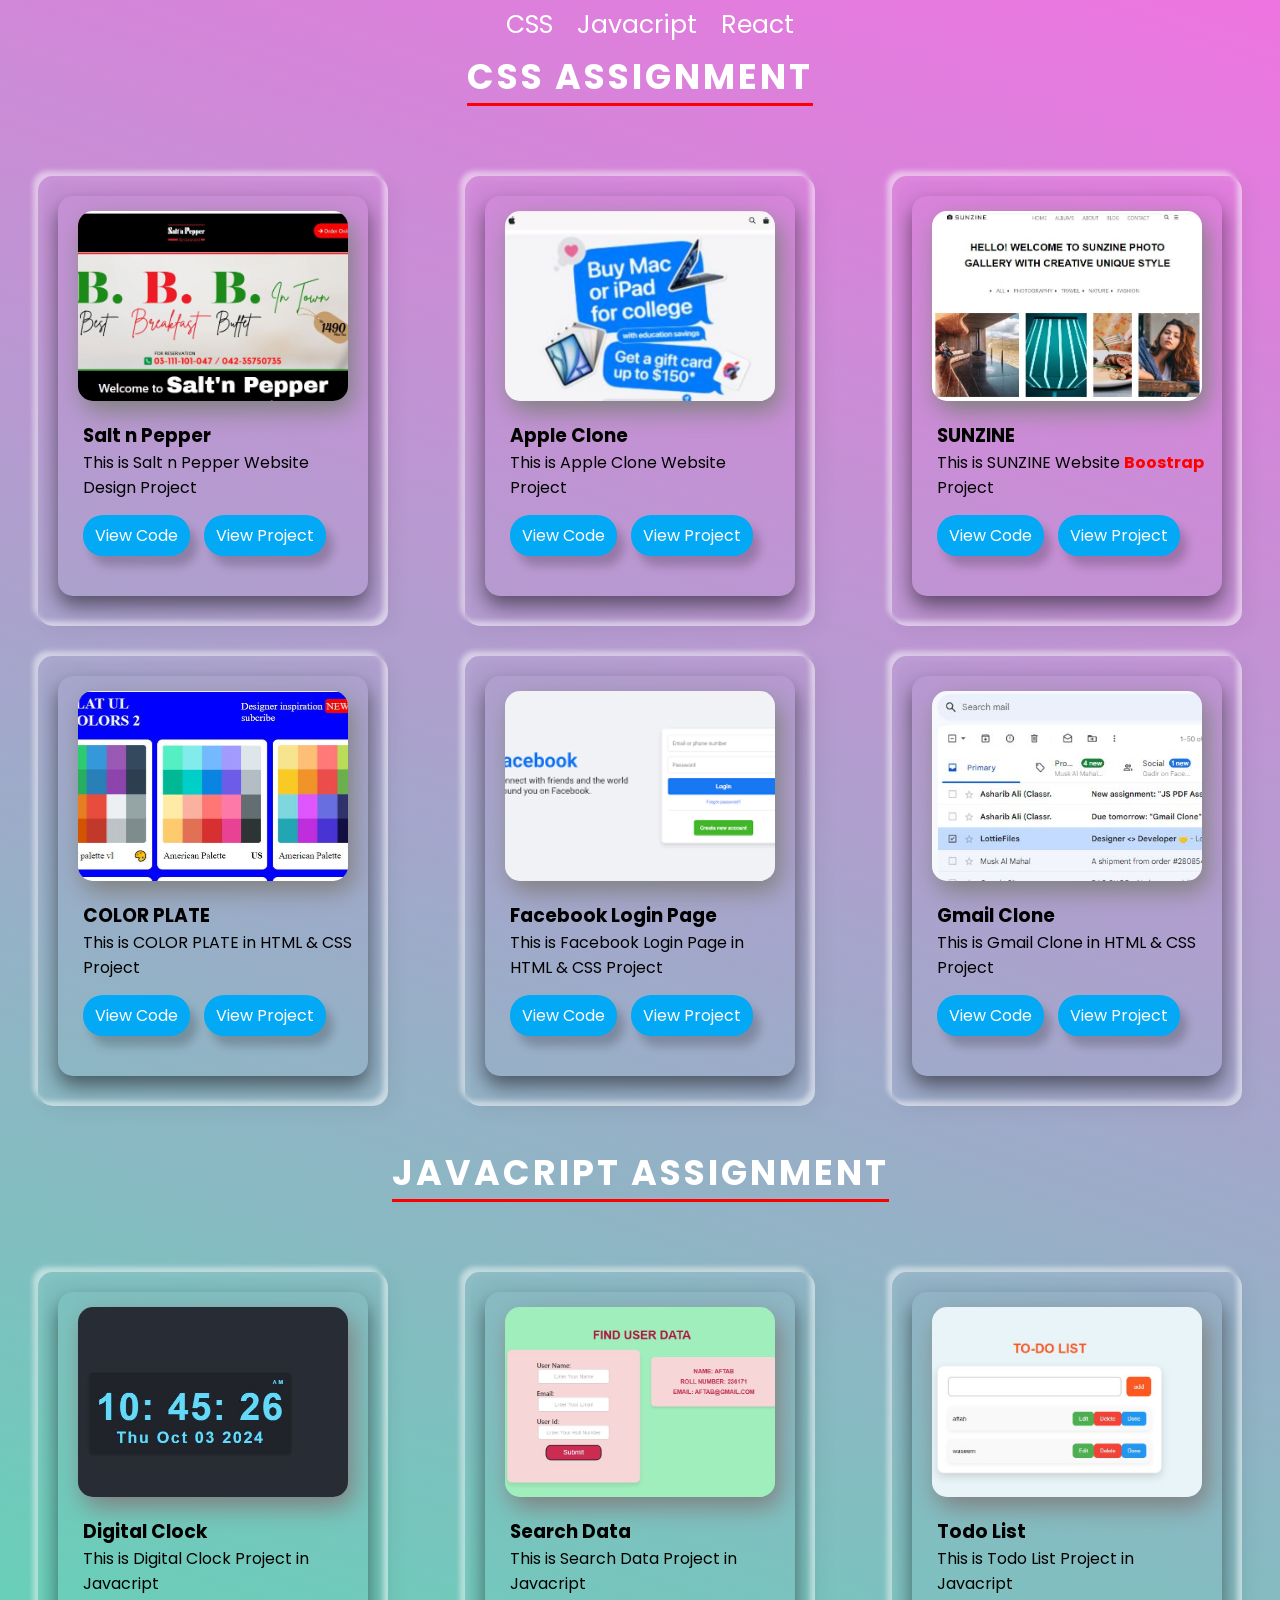
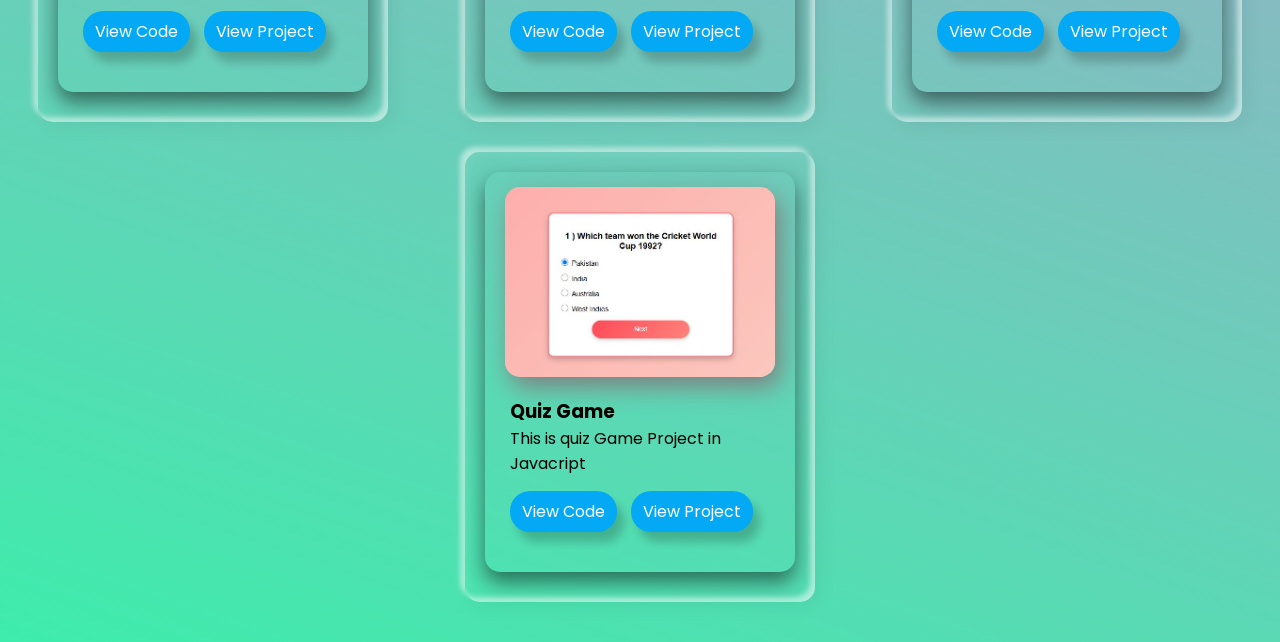
<file: index.html>
<!DOCTYPE html>
<html lang="en">

<head>
    <meta charset="UTF-8">
    <meta name="viewport" content="width=device-width, initial-scale=1.0">
    <title>Portfolio</title>
    <link rel="stylesheet" href="./style.css">
</head>

<body>

    <div class="main">
       
        <nav>
            <ul>
                <li><a href="#CSS Html">CSS</a></li>
                <li><a href="#Javacript">Javacript</a></li>
                <li><a href="">React</a></li>
            </ul>
        </nav>
        <h1 id="CSS">CSS ASSIGNMENT</h1>
    </div>
    <div class="container">

        <!-- Card:01 -->
        <div class="card">
            <div class="box">
                <div class="imgagecard1">
                </div>
                <div class="content">
                    <h3>Salt n Pepper</h3>
                    <p>This is Salt n Pepper Website Design Project</p>
                    <a href="https://github.com/Aftab299/Js-Smit/tree/main/Salt%20n%20Pepper">View Code</a>
                    <a href="./Salt n Pepper/index.html" id="btn">View Project</a>
                </div>
            </div>
        </div>
        <!-- Card:02 -->
        <div class="card">
            <div class="box">
                <div class="imgagecard2">
                </div>
                <div class="content">
                    <h3>Apple Clone</h3>
                    <p>This is  Apple Clone Website Project</p>
                    <a href="https://github.com/Aftab299/Js-Smit/tree/main/Apple%20Icon">View Code</a>
                    <a href="./Apple Icon/index.html" id="btn">View Project </a>
                </div>
            </div>
        </div>
        <!-- Card:03 -->
        <div class="card">
            <div class="box">
                <div class="imgagecard3">
                </div>
                <div class="content">
                    <h3>SUNZINE</h3>
                    <p>This is SUNZINE Website <span style="font-weight: bold; color: red;">Boostrap</span>  Project</p>
                    <a href="https://github.com/Aftab299/Js-Smit/tree/main/Sunzine">View Code</a>
                    <a href="./Sunzine/index.html" id="btn">View Project </a>
                </div>
            </div>
        </div>
        <!-- Card:04 -->
        <div class="card">
            <div class="box">
                <div class="imgagecard4">
                </div>
                <div class="content">
                    <h3>COLOR PLATE</h3>
                    <p>This is COLOR PLATE in HTML & CSS Project</p>
                    <a href="https://github.com/Aftab299/Js-Smit/tree/main/Color%20Plate">View Code</a>
                    <a href="./Color Plate/index.html" id="btn">View Project</a>
                </div>
            </div>
        </div>
        <!-- Card:05 -->
        <div class="card">
            <div class="box">
                <div class="imgagecard5">
                </div>
                <div class="content">
                    <h3>Facebook Login Page</h3>
                    <p>This is Facebook Login Page in HTML & CSS Project</p>
                    <a href="https://github.com/Aftab299/Js-Smit/tree/main/Facebook-Login">View Code</a>
                    <a href="./Facebook-Login/index.html" id="btn">View Project</a>
                </div>
            </div>
        </div>
        <!-- Card:06 -->
        <div class="card">
            <div class="box">
                <div class="imgagecard6">
                </div>
                <div class="content">
                    <h3>Gmail Clone</h3>
                    <p>This is Gmail Clone in HTML & CSS Project</p>
                    <a href="https://github.com/Aftab299/Js-Smit/tree/main/GmailClone">View Code</a>
                    <a href="./GmailClone/index.html" id="btn">View Project</a>
                </div>
            </div>
        </div>

    </div>
    <h1 id="Javacript">JAVACRIPT ASSIGNMENT</h1>
    <div class="container">

        <!-- Javascript Assignment -->

        <!-- Card:01 -->
        <div class="card">
            <div class="box">
                <div class="imgagecardJS1">
                </div>
                <div class="content">
                    <h3>Digital Clock</h3>
                    <p>This is Digital Clock  Project in Javacript</p>
                    <a href="https://github.com/Aftab299/Js-Smit/tree/main/Digital%20Clock">View Code</a>
                    <a href="./Digital Clock/index.html" id="btn">View Project</a>
                </div>
            </div>
        </div>
        <!-- Card:02 -->
        <div class="card">
            <div class="box">
                <div class="imgagecardJS2">
                </div>
                <div class="content">
                    <h3>Search Data</h3>
                    <p>This is Search Data  Project in Javacript</p>
                    <a href="https://github.com/Aftab299/JS-SMIT/tree/main/Search%20Data">View Code</a>
                    <a href="./Search Data/index.html" id="btn">View Project</a>
                </div>    
            </div>
        </div>
        <!-- Card:03 -->
         <div class="card">
            <div class="box">
                <div class="imgagecardJS3">
                </div>
                <div class="content">
                    <h3>Todo List</h3>
                    <p>This is Todo List  Project in Javacript</p>
                    <a href="https://github.com/Aftab299/JS-SMIT/tree/main/Todo%20list">View Code</a>
                    <a href="./Todo list/index.html" id="btn">View Project</a>
                </div>    
            </div>
        </div>
         <!-- Card:04 -->
         <div class="card">
            <div class="box">
                <div class="imgagecardJS4">
                </div>
                <div class="content">
                    <h3>Quiz Game</h3>
                    <p>This is quiz Game  Project in Javacript</p>
                    <a href="https://github.com/Aftab299/JS-SMIT/commit/471b29aaf48340dad2a96be7fd2b18976b9dff15">View Code</a>
                    <a href="./Quiz Game/index.html" id="btn">View Project</a>
                </div>    
            </div>
        </div>
                
              
     

    </div>

</body>

</html>
</file>
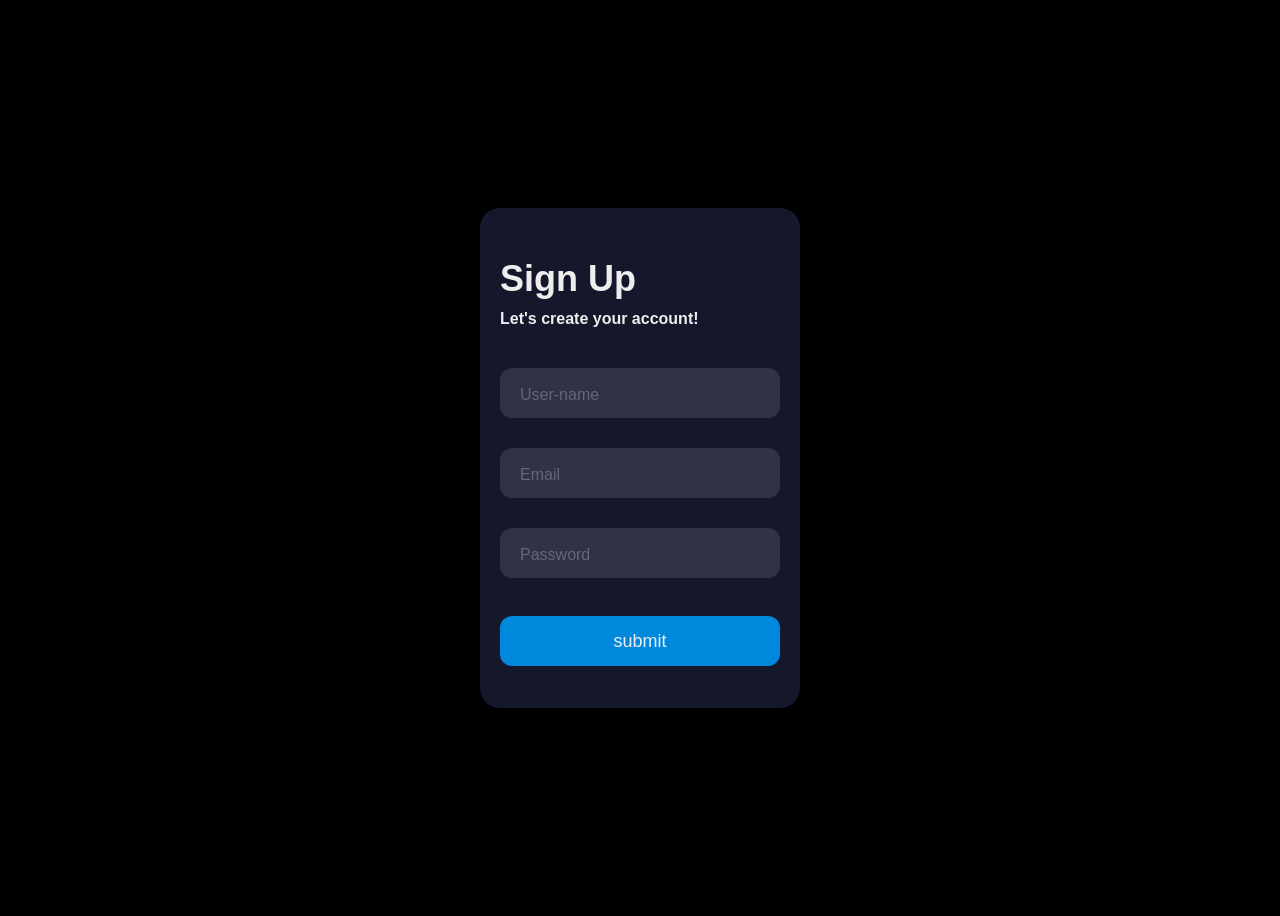
<file: Authentication User Local Storage/index.html>
<!DOCTYPE html>
<html lang="en">

<head>
    <meta charset="UTF-8">
    <meta name="viewport" content="width=device-width, initial-scale=1.0">
    <title>Sign Up</title>
    <link rel="stylesheet" href="./style.css">


    </style>
</head>

<body>
    <section>
        <div class="container">
            <div class="form">
                <form onsubmit="signin(event);">
                    <div class="title">Sign Up</div>
                    <div class="subtitle">Let's create your account!</div>
                    <div class="input-container ic1">
                        <input id="username" class="input" type="text" placeholder=" " />
                        <div class="cut"></div>
                        <label for="username" class="placeholder">User-name</label>
                    </div>
                    <div class="input-container ic2">
                        <input id="email" class="input" type="email" placeholder=" " />
                        <div class="cut cut-short"></div>
                        <label for="email" class="placeholder">Email </label>
                    </div>
                    <div class="input-container ic2">
                        <input id="password" class="input" type="password" placeholder=" " />
                        <div class="cut"></div>
                        <label for="password" class="placeholder">Password </label>
                    </div>
                    <button type="text" class="submit">submit</button>
                </form>
            </div>
        </div>
          <a href="./Login/index.html"></a>
    </section>
    <script src="app.js"></script>
</body>

</html>
</file>
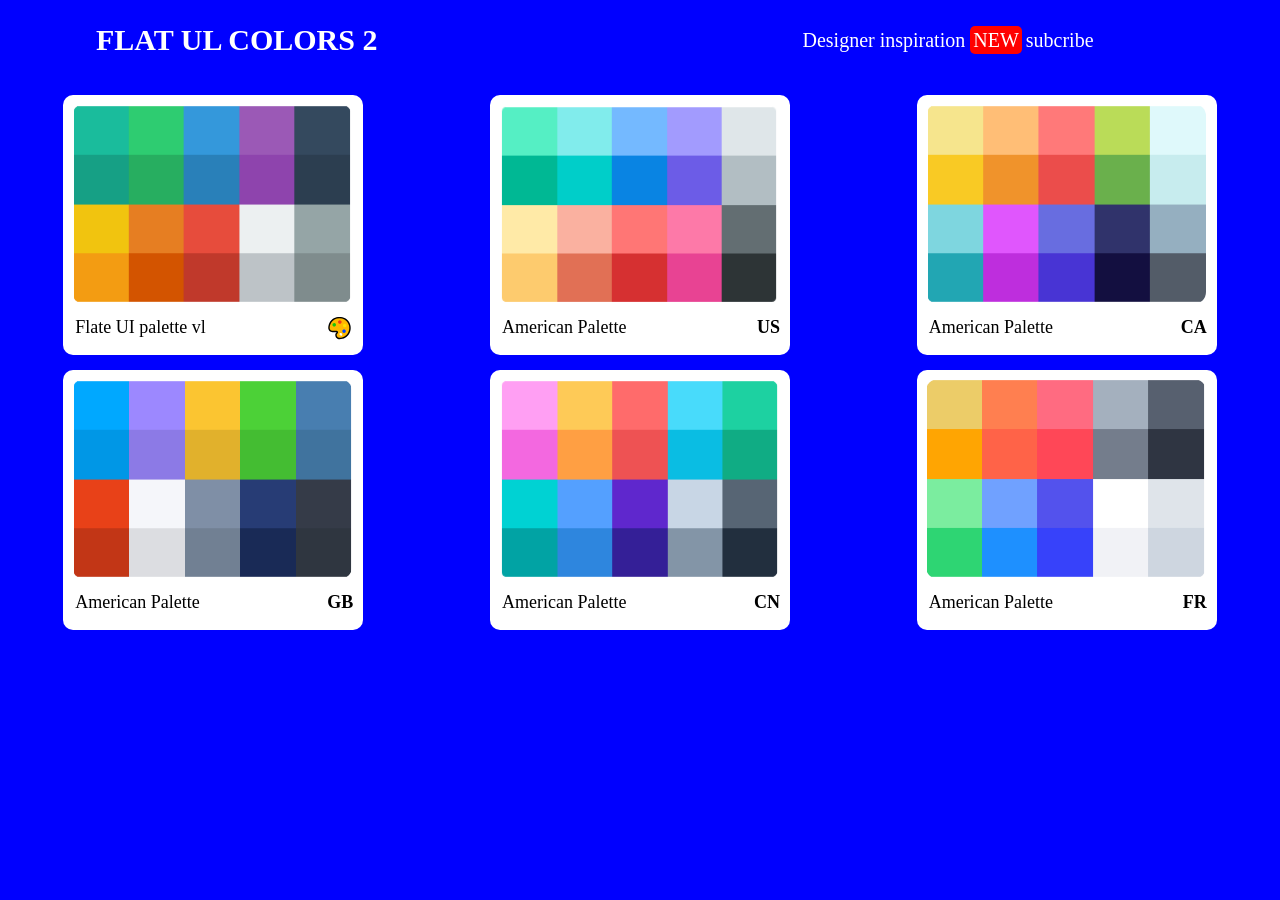
<file: Color Plate/index.html>
<!DOCTYPE html>
<html lang="en">

<head>
    <meta charset="UTF-8">
    <meta name="viewport" content="width=device-width, initial-scale=1.0">
    <title>Flate UI</title>
    <link rel="stylesheet" href="./style.css">
</head>

<body>


    <nav>
        <div class="flut">
            <span>
                FLAT UL COLORS 2
            </span>
        </div>
        <div class="flu2">
            <ul>
                <li>Designer inspiration <span
                        style="background-color: red; color: white; border-radius: 5px; padding: 3px;">NEW</span></li>
                <li>subcribe</li>
            </ul>
        </div>

    </nav>
    <div class="container">
        <div class="box" id="box1">
            <a href="./Page1/index1.html"> <img src="./imege/Capture 1.PNG" id="img1"></a>
            <span>Flate UI palette vl</span>
            <img src="./imege/icon 1.PNG" id="span">
        </div>
        <div class="box">
            <a href="./Page2/index2.html"><img src="./imege/Capture 2.PNG" id="img1"></a>
            <span>American Palette </span> <Span id="span"> US</Span>
        </div>
        <div class="box">
            <a href="./Page3/index3.html"><img src="./imege/Capture 3.PNG" id="img1"></a>
            <span>American Palette </span> <Span id="span"> CA</Span>
        </div>
    </div>
    <div class="container">
        <div class="box">
            <a href="./Page4/index4.html"> <img src="./imege/Capture 4.PNG" id="img1"></a>
            <span>American Palette </span> <Span id="span"> GB</Span>
        </div>
        <div class="box">
            <a href="./Page5/index5.html"><img src="./imege/Capture 5.PNG" id="img1"></a>
            <span>American Palette </span> <Span id="span"> CN</Span>
        </div>
        <div class="box">
            <a href="./Page6/index6.html"><img src="./imege/Capture 6.PNG" id="img1"></a>
            <span>American Palette </span> <Span id="span"> FR</Span>
        </div>

    </div>



</body>

</html>
</file>
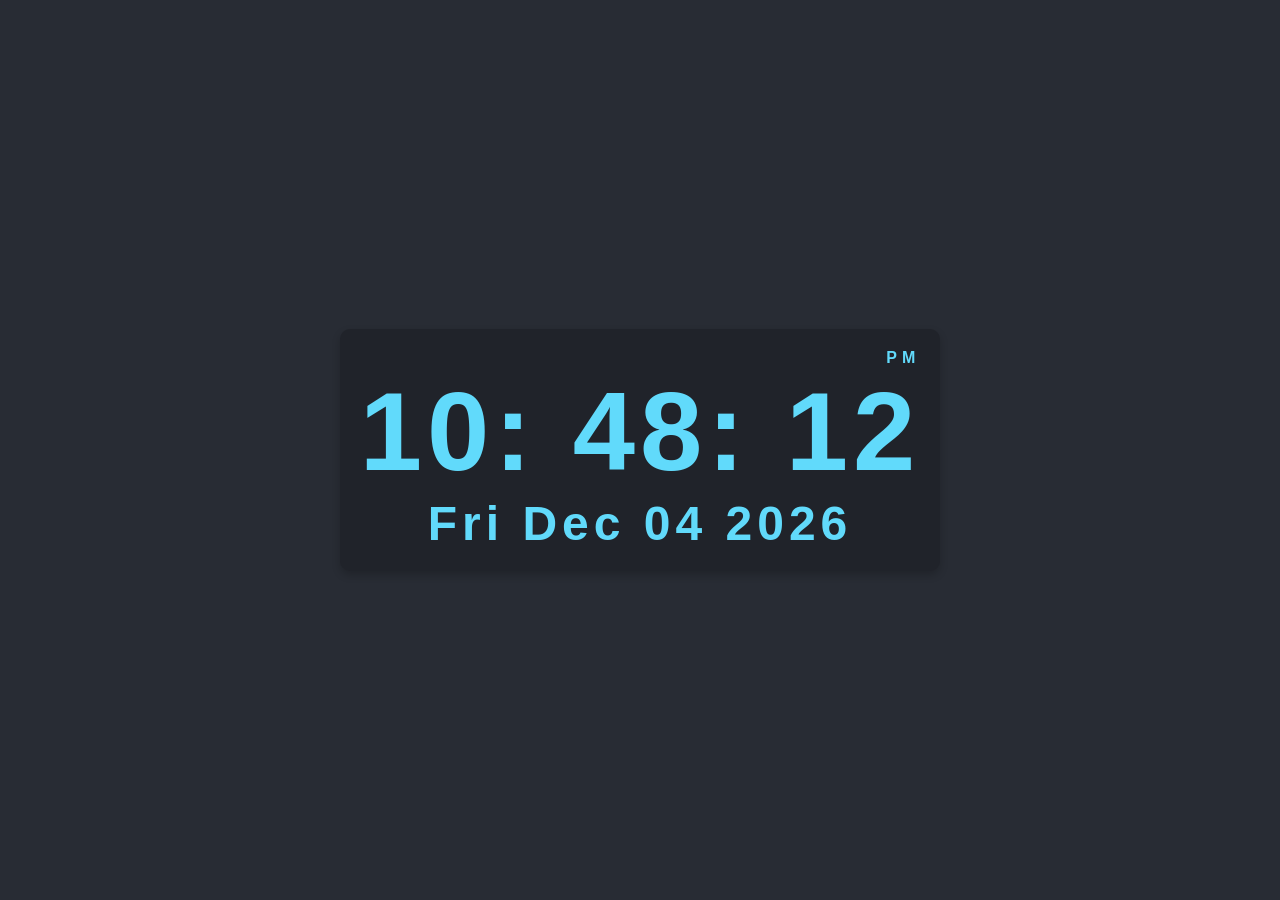
<file: Digital Clock/index.html>
<!DOCTYPE html>
<html lang="en">
<head>
    <meta charset="UTF-8">
    <meta name="viewport" content="width=device-width, initial-scale=1.0">
    <title>Simple Digital Clock</title>
    <link rel="stylesheet" href="style.css">
    
</head>
<body>
    <div class="clock-container">
        <div class="AmPM">
            <span id="period">AM</span>

        </div>
        <div class="clock">
            <span id="hours">00</span>:
            <span id="minutes">00</span>:
            <span id="seconds">00</span>
           
        </div>
        <div class="date">
            <span id="dateget">obtomer</span>
            
         
           
        </div>
    </div>
    
    <script src="app.js"></script>
</body>
</html>
</file>
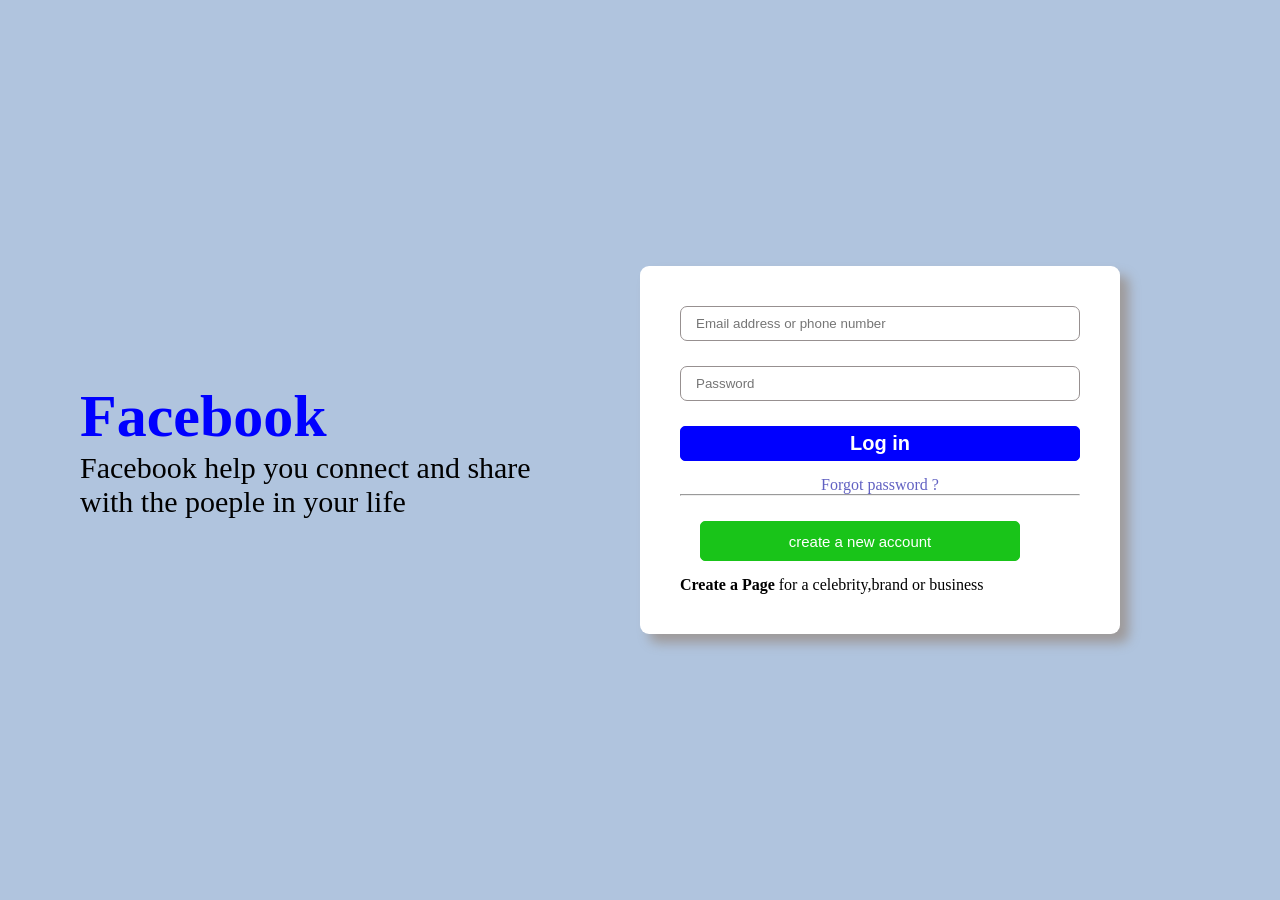
<file: Facebook-Login/index.html>
<!DOCTYPE html>
<html lang="en">
<head>
    <meta charset="UTF-8">
    <meta name="viewport" content="width=device-width, initial-scale=1.0">
    <title>Facebook</title>
    <link rel="stylesheet" href="./style.css">

</head>
<body>
     <div class="container">
        <div class="left-side">
            <h1 id="face">Facebook</h1>
            <p id="p">Facebook help you connect and share <br> with the poeple in your life</p>
        </div>
        <div class="right-side">
            <form  action="" method="post">
            <div class="name">
                <input type="text" name="email" id="name" placeholder="Email address or phone number" size="40">
            </div>
            <div class="pass">
                <input type="password" name="password" id="psw" placeholder="Password" size="40">
            </div>
            <div class="button">
                <input type="button" href="#" name="btn" value="Log in" id="btn" size="40">
            </div>
            <div class="forgot">
                <p>Forgot password ?</p>
            </div>
            <hr>
            <input type="button" name="new" value="create a new account" id="new">
            <p class="text1"><b>Create a Page </b>for a celebrity,brand or business</p>
        </form>

        </div>
      
     </div>
</body>
</html>
</file>
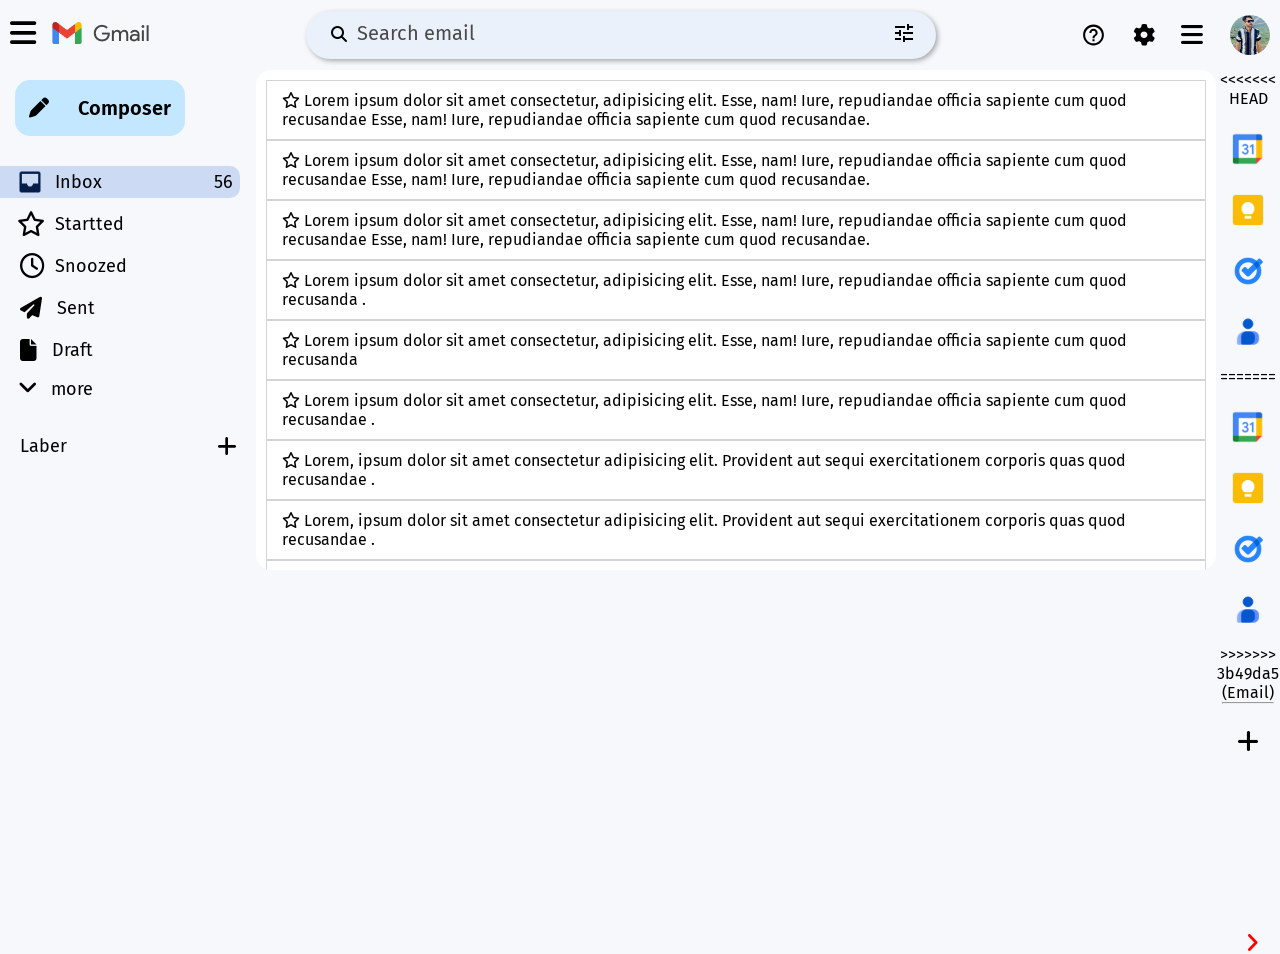
<file: GmailClone/index.html>
<!DOCTYPE html>
<html lang="en">

<head>
  <meta charset="UTF-8">
  <meta name="viewport" content="width=device-width, initial-scale=1.0">
  <title>Gmail</title>
  <link rel="stylesheet" href="style.css">
  <link rel="shortcut icon" href="./image/favicon.png" type="image/x-icon">
  <link rel="stylesheet" href="https://cdnjs.cloudflare.com/ajax/libs/font-awesome/6.5.0/css/all.min.css">
  <link rel="stylesheet" href="https://cdnjs.cloudflare.com/ajax/libs/font-awesome/6.5.0/css/all.min.css">

  <link rel="stylesheet" href="https://cdnjs.cloudflare.com/ajax/libs/font-awesome/6.0.0-beta3/css/all.min.css">
  <link rel="stylesheet" href="https://cdnjs.cloudflare.com/ajax/libs/font-awesome/6.6.0/css/all.min.css"
    integrity="sha512-Kc323vGBEqzTmouAECnVceyQqyqdsSiqLQISBL29aUW4U/M7pSPA/gEUZQqv1cwx4OnYxTxve5UMg5GT6L4JJg=="
    crossorigin="anonymous" referrerpolicy="no-referrer" />



</head>

<body>
  <header>
    <div class="baricon">
      <i class='fas fa-bars' style='font-size:30px; margin-top: 5px;'></i>
      <div class="logo" id="iconlast">
        <img src="./image/logo_gmail.png">
      </div>
    </div>
    <div class="search-bar">
      <div class="contentsearch" style="display: flex;">
        <i class="fa-solid fa-magnifying-glass"></i>
        <span>Search email</span>

      </div>
      <div class="searchbarlin">
        <svg xmlns="http://www.w3.org/2000/svg" id="iconlast" style="text-align: left;" width="24" height="24"
          id="searchbar-icon" viewBox="0 0 24 24">
          <path
            d="M3 17v2h6v-2H3zM3 5v2h10V5H3zm10 16v-2h8v-2h-8v-2h-2v6h2zM7 9v2H3v2h4v2h2V9H7zm14 4v-2H11v2h10zm-6-4h2V7h4V5h-4V3h-2v6z">
          </path>
        </svg>

      </div>
    </div>

    <div class="icon">
      <svg class="t7" xmlns="http://www.w3.org/2000/svg" id="iconlast" width="25px" height="30px" viewBox="0 0 24 24"
        fill="#000000" focusable="false">
        <path fill="none" d="M0 0h24v24H0z"></path>
        <path
          d="M11 18h2v-2h-2v2zm1-16C6.48 2 2 6.48 2 12s4.48 10 10 10 10-4.48 10-10S17.52 2 12 2zm0 18c-4.41 0-8-3.59-8-8s3.59-8 8-8 8 3.59 8 8-3.59 8-8 8zm0-14c-2.21 0-4 1.79-4 4h2c0-1.1.9-2 2-2s2 .9 2 2c0 2-3 1.75-3 5h2c0-2.25 3-2.5 3-5 0-2.21-1.79-4-4-4z">
        </path>
      </svg>
      <i class="fa-solid fa-gear" id="iconlast" style="font-size: 22px;"></i>
      <i class='fas fa-bars' id="iconlast" style='font-size:25px;'></i>
      <img src="./image/profile.jpg" alt="Profile Image" class="profile-img">

    </div>
  </header>
  
  <div class="cobtainer">
    <div class="box1">

      <div class="composer">
        <i class="fa fa-pen" style="font-size: 20px;"></i>
        <a href="#">
          <Span>Composer</Span> </a>
      </div>
      
      <div class="inbox" id="inbox1">
        <div class="main_cont">
          <div class="content">
            <img src="./image/inbox_fill.png" he>
            <Span>Inbox</Span>
          </div>
          <div class="num56">
            <p>56</p>
          </div>
        </div>

      </div>

      <div class="inbox">
        <div class="main_cont">
          <div class="content">
            <i class="far fa-star" style="font-size:25px;color:black; padding-left: 2px;"></i>
            <Span>Startted</Span>
          </div>
          <div class="num56">
            
          </div>
        </div>

      </div>
      <div class="inbox">
        <div class="main_cont">
          <div class="content">
            <i class="far fa-clock" style="font-size:25px;color:black; padding-left:5px;"></i>
            <Span>Snoozed</Span>
          </div>
          
        </div>

      </div>
      <div class="inbox">
        <div class="main_cont">
          <div class="content">
            <i class="fa-solid fa-paper-plane" style="font-size:22px;color:black; padding-left:5px;"></i>
            <Span style="margin-left:5px; ">Sent</Span>
          </div>
          
          
        </div>

      </div>
      <div class="inbox">
        <div class="main_cont">
          <div class="content">
            <i class="fa-solid fa-file" style="font-size:22px;color:black; padding-left:5px;"></i>
           
            <Span style="margin-left:5px; ">Draft</Span>
          </div>
          
          
        </div>

      </div>
      <div class="inbox3">
        <i class="fa-solid fa-angle-down" style="font-size: 22px; margin-left: 18px;"></i>
        <span style="font-size: 18px; padding-left: 10px;">more</span>
      </div>
      
      <div class="inbox2">
        <p>Laber</p>
        <i class="fa-solid fa-plus" style="font-size: 22px; "></i>
      </div>
    </div>
    
    <div class="box2">
      <div class="Mobile-composer">
        <i class="fa fa-pen" style="font-size: 15px;"></i>
        <a href="#">
          <Span>Composer</Span> </a>
      </div>
      <div class="emails"><i class="fa-regular fa-star"></i> Lorem ipsum dolor sit amet consectetur, adipisicing elit. Esse, nam! Iure, repudiandae officia sapiente cum quod recusandae Esse, nam! Iure, repudiandae officia sapiente cum quod recusandae.</div>
      <div class="emails"><i class="fa-regular fa-star"></i> Lorem ipsum dolor sit amet consectetur, adipisicing elit. Esse, nam! Iure, repudiandae officia sapiente cum quod recusandae Esse, nam! Iure, repudiandae officia sapiente cum quod recusandae.</div>
      <div class="emails"><i class="fa-regular fa-star"></i> Lorem ipsum dolor sit amet consectetur, adipisicing elit. Esse, nam! Iure, repudiandae officia sapiente cum quod recusandae Esse, nam! Iure, repudiandae officia sapiente cum quod recusandae.</div>
      <div class="emails"><i class="fa-regular fa-star"></i> Lorem ipsum dolor sit amet consectetur, adipisicing elit. Esse, nam! Iure, repudiandae officia sapiente cum quod recusanda .</div>
      <div class="emails"><i class="fa-regular fa-star"></i> Lorem ipsum dolor sit amet consectetur, adipisicing elit. Esse, nam! Iure, repudiandae officia sapiente cum quod recusanda </div>
      <div class="emails"><i class="fa-regular fa-star"></i> Lorem ipsum dolor sit amet consectetur, adipisicing elit. Esse, nam! Iure, repudiandae officia sapiente cum quod recusandae .</div>
      <div class="emails"><i class="fa-regular fa-star"></i> Lorem, ipsum dolor sit amet consectetur adipisicing elit. Provident aut sequi exercitationem corporis quas quod recusandae .</div>
      <div class="emails"><i class="fa-regular fa-star"></i> Lorem, ipsum dolor sit amet consectetur adipisicing elit. Provident aut sequi exercitationem corporis quas quod recusandae .</div>
      <div class="emails"><i class="fa-regular fa-star"></i> Lorem, ipsum dolor sit amet consectetur adipisicing elit. Provident aut sequi exercitationem corporis quas quod recusandae .</div>
      <div class="emails"><i class="fa-regular fa-star"></i> Lorem, ipsum dolor sit amet consectetur adipisicing elit. Provident aut sequi exercitationem corporis quas quod recusandae .</div>
      <div class="emails"><i class="fa-regular fa-star"></i> Lorem, ipsum dolor sit amet consectetur adipisicing elit. Provident aut sequi exercitationem corporis quas quod recusandae .</div>
      <div class="emails"><i class="fa-regular fa-star"></i> Lorem, ipsum dolor sit amet consectetur adipisicing elit. Provident aut sequi exercitationem corporis quas quod recusandae .</div>
    </div>
    <div class="box3">
<<<<<<< HEAD
      <img src="./image/calendar.png">
      <img src="./image/keep.png">
      <img src="./image/tasks.png">
      <img src="./image/contacts.png" style="margin-bottom: 15px;">
=======
      <img src="./image/clander.png">
      <img src="./image/keep_2.png">
      <img src="./image/task3.png">
      <img src="./image/contacts_.png" style="margin-bottom: 15px;">
>>>>>>> 3b49da5 (Email)
      <hr >
      <i class="fa-solid fa-plus" style="margin-top: 25px;"></i>
      <div class="righticon" >
         <i class="fa-solid fa-angle-right" style="font-size: 22px; margin-left: 8px;"></i>

      </div>
    </div>
  </div>
</body>

</html>
</file>
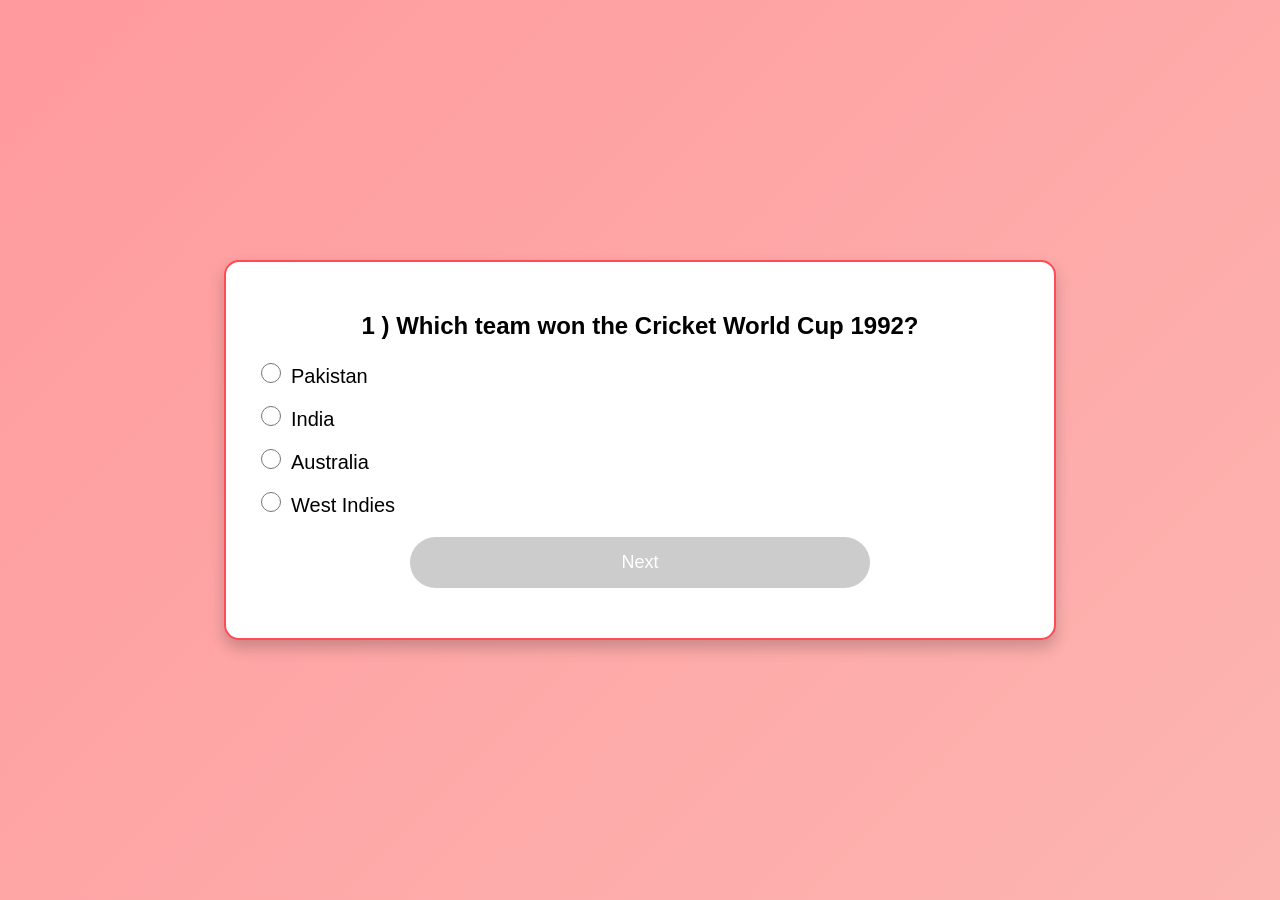
<file: Quiz Game/index.html>
<!DOCTYPE html>
<html lang="en">
<head>
  <meta charset="UTF-8">
  <meta name="viewport" content="width=device-width, initial-scale=1.0">
  <title>Quiz Game</title>
  <link rel="stylesheet" href="./style.css">
  <style>
    
  </style>
</head>
<body>
  <div class="question-box">
    <h2 id="question">Aftab</h2>
    <div class="options" id="options"></div>
    <div class="btn">
      
      <button id="next-btn" onclick="moveNext()">Next</button>
    </div>

    </div>

  <script src="./app.js"></script>
</body>
</html>
</file>
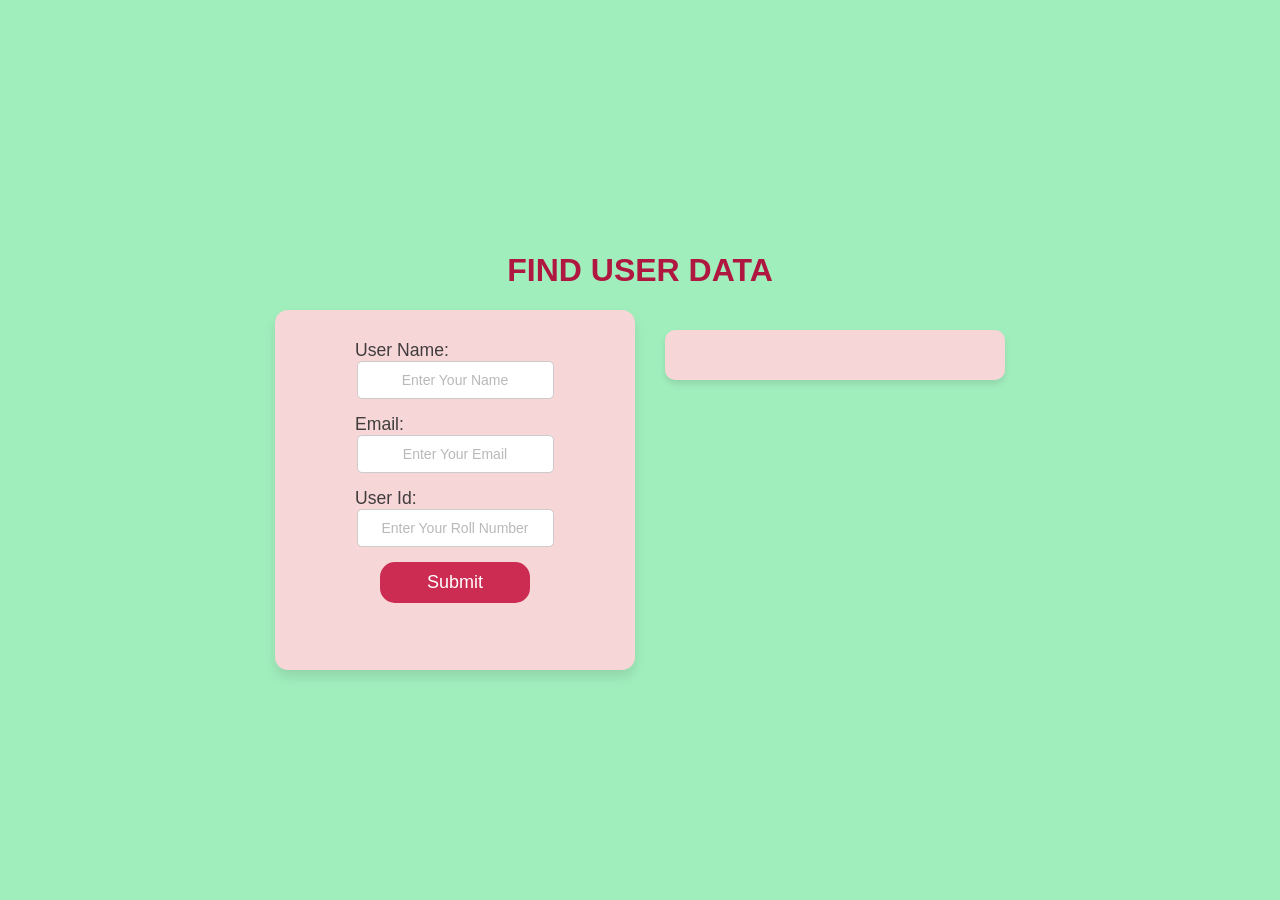
<file: Search Data/index.html>
<!DOCTYPE html>
<html lang="en">

<head>
    <meta charset="UTF-8">
    <meta name="viewport" content="width=device-width, initial-scale=1.0">
    <title>SEARCH DATA</title>
    <link rel="stylesheet" href="style.css">
</head>

<body>
    <h1>FIND USER DATA</h1>
    <div class="main">
        <form onSubmit="submitData(event)" class="form-div">
            <span class="text">User Name:</span>
            <div class="name">
                <input type="text" placeholder="Enter Your Name" id="username" onInput="inputValid(event)">
                <span class="error"></span>
            </div>
            <span class="text">Email:</span>
            <div class="email">
                <input type="text" placeholder="Enter Your Email" id="email" onInput="gmailValid(event)">
                <span class="error"></span>
            </div>
           
            <span class="text">User Id:</span>
            <div class="rollnumber">
                <input type="text" placeholder="Enter Your Roll Number" id="rollnum" onInput="rollNumValid(event)">
                <span class="error"></span>
            </div>
            <input type="submit">
        </form>
        <div class="UserData">
            <div class="userinfo">
                <span id="namespan"></span>
                <span id="rollspan"></span>
                <span id="emailspan"></span>
                <span id="passwordspan"></span>
            </div>
            <div class="result-error">
                <span>User not found</span>
            </div>
        </div>
    </div>
    <script src="./app.js"></script>
</body>

</html>
</file>
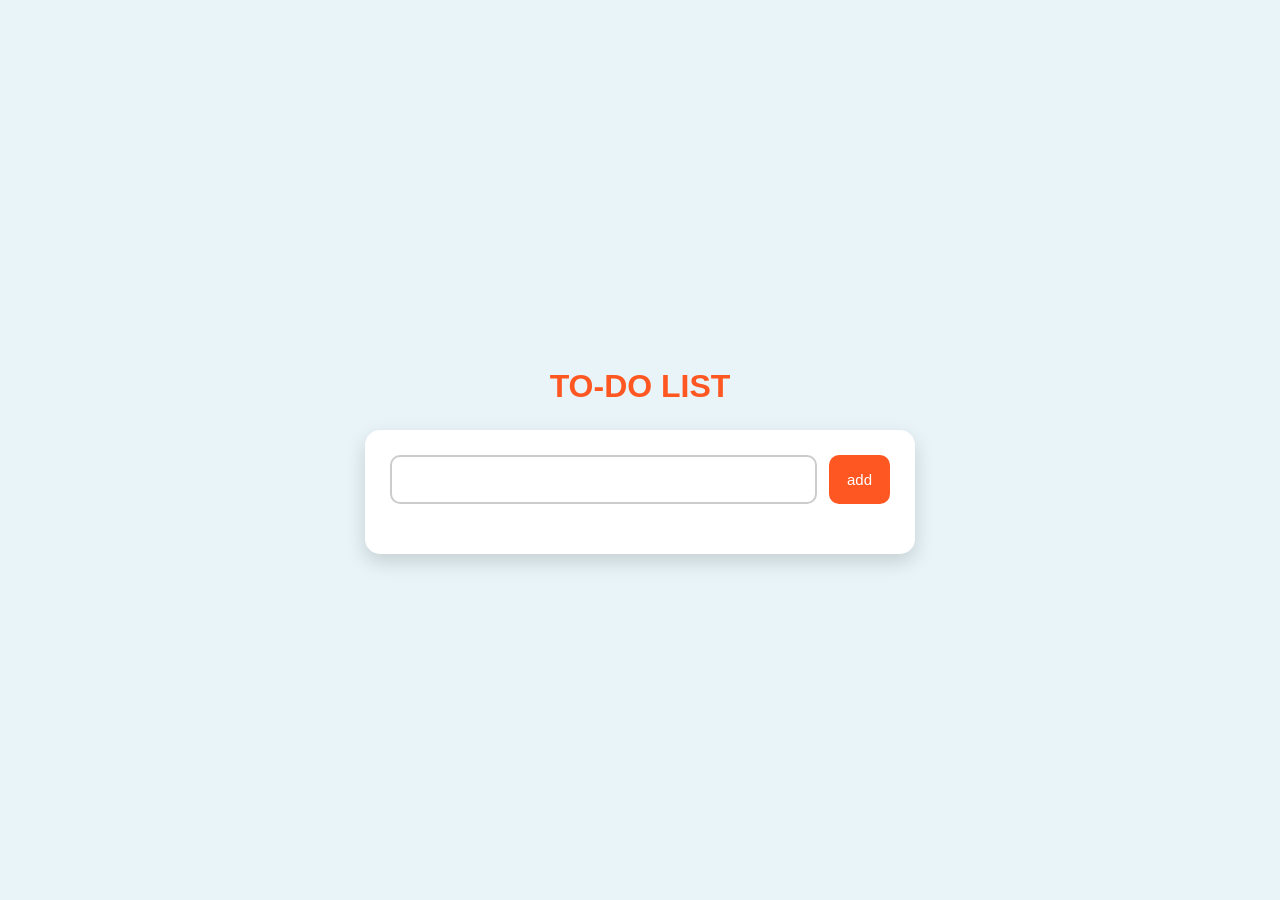
<file: Todo list/index.html>
<!DOCTYPE html>
<html lang="en">
  <head>
    <meta charset="UTF-8" />
    <meta name="viewport" content="width=device-width, initial-scale=1.0" />
    <title>TO-DO LIST</title>
    <link rel="stylesheet" href="style.css">
   
  </head>
  <body>
    <h1>TO-DO LIST</h1>
    <div id="main">
      <form onSubmit="submitInput(event)">
          <input type="text" id="input-text">
          <input type="submit" value="add">
        </form>
        <span id="error"></span>

      <div class="box">

      </div>

    </div>
      

    <script src="./app.js"></script>
  </body>
</html>
</file>
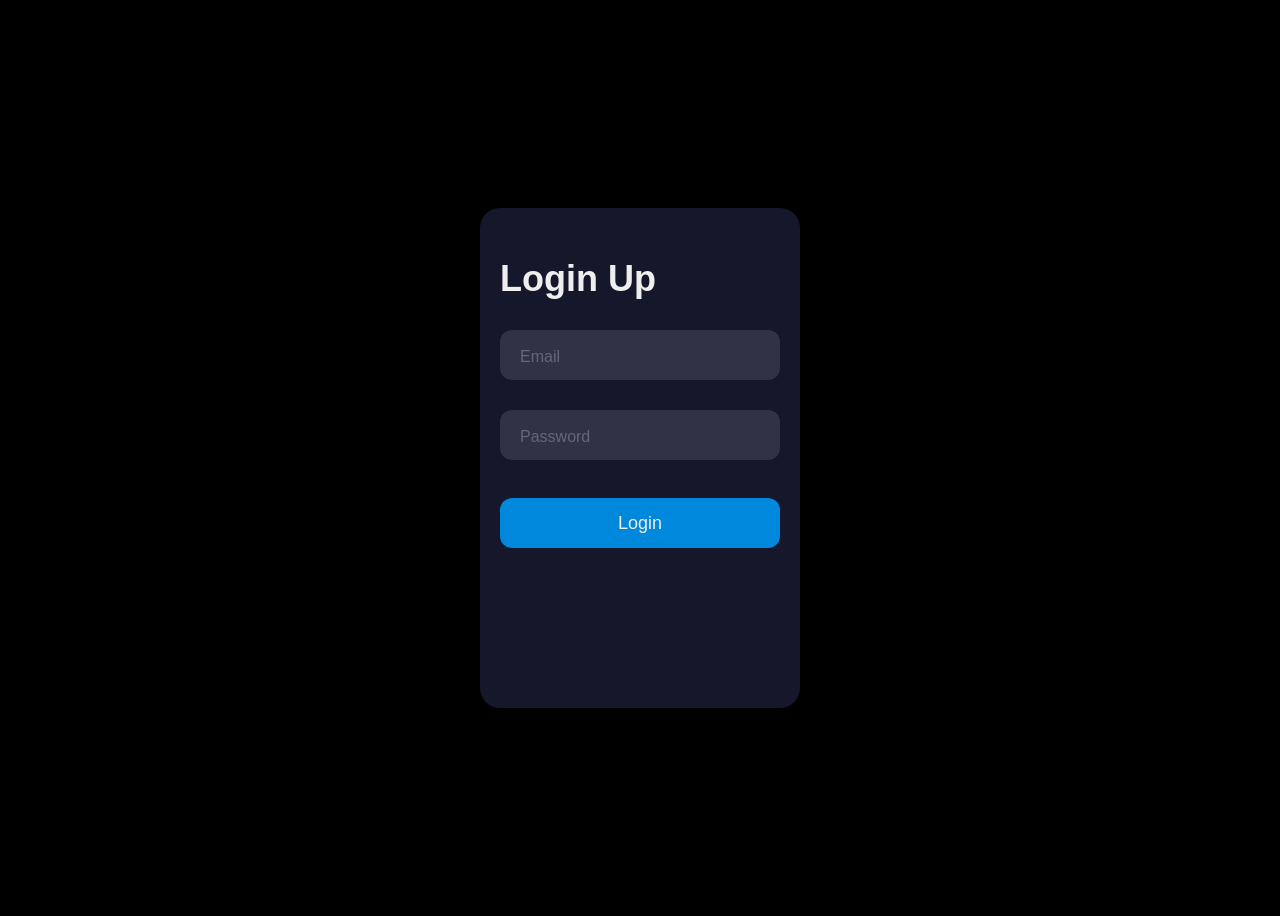
<file: Authentication User Local Storage/Login/index.html>
<!DOCTYPE html>
<html lang="en">

<head>
    <meta charset="UTF-8">
    <meta name="viewport" content="width=device-width, initial-scale=1.0">
    <title>Logi  Page</title>
    <link rel="stylesheet" href="./style.css">


    
</head>

<body>
    <section>
        <div class="container">
            <div class="form">
                <form onsubmit="login(event);">
                    <div class="title">Login Up</div>
                    
                    
                    <div class="input-container ic2">
                        <input id="email" class="input" type="email" placeholder=" " />
                        <div class="cut cut-short"></div>
                        <label for="email" class="placeholder">Email </label>
                    </div>
                    <div class="input-container ic2">
                        <input id="password" class="input" type="password" placeholder=" " />
                        <div class="cut"></div>
                        <label for="password" class="placeholder">Password </label>
                    </div>
                    <button type="text" class="submit">Login</button>
                </form>
            </div>
        </div>
       

    </section>
    <script src="app.js"></script>
</body>

</html>
</file>
<file: style.css>
@import url('https://fonts.googleapis.com/css2?family=Arvo:ital,wght@0,400;0,700;1,400;1,700&family=Francois+One&family=Manrope:wght@800&family=Poppins:ital,wght@0,100;0,200;0,300;0,400;0,500;0,600;0,700;0,800;0,900;1,100;1,200;1,300;1,400;1,500;1,600;1,700;1,800;1,900&display=swap');

* {
    margin: 0px;
    padding: 0px;
    box-sizing: border-box;
    font-family: "Poppins", sans-serif;
}

body {
    width: 100%;
    height: 100%;
    display: flex;
    flex-direction: column;
    align-items: center;
    align-content: center;
    background-color: #3EECAC;
    background-image: linear-gradient(19deg, #3EECAC 0%, #EE74E1 100%);

}
body h1{
    color: white;
    font-size: 35px;
    letter-spacing: 3px;
    text-align: center;
    border-bottom: 3px solid red;
    text-align: center;
}
#Javacript{
    color: white;
    font-size: 35px;
    letter-spacing: 3px;
    text-align: center;
    /* border: 3px solid red;u */
    /* text-decoration: underline; */
}
nav{
    width: 100%;
    display: flex;
    height: 50px;
    justify-content: center;
    align-items: center;

}
nav ul li{
    list-style: none;
    display: inline-block;
    padding-left: 20px;
    color: white;
    font-size: 25px;
}

nav ul li>a{
    text-decoration: none;
    color: white;
}
nav ul li:hover>a{
    text-decoration: none;
    color: red;
    box-shadow: 0px 6px 5px rgba(0, 0, 0, 0.05);
}
.container {
    display: flex;
    width: 100%;
    height: 100%;
    justify-content: center;
    align-items: center;
    max-width: 1350px;
    flex-wrap: wrap;
    padding: 40PX 0px;
    display: flex;
    justify-content: space-around;


}

.container .card {
    position: relative;
    width: 350PX;
    height: 450px;
    box-shadow: inset 5px 5px 5px rgba(255, 255, 255, 0.05),
        inset -5px -5px 5px rgb(255, 255, 255, 0.5),
        5px 5px 20px rgb(0, 0, 0, 0.05),
        -5px -5px 5px rgb(255, 255, 255, 0.5);
    border-radius: 15px;
    margin-top: 30px;
}

.container .card .box {
    position: absolute;
    height: 400px;
    margin: 20px;
    display: flex;
    padding: 5px;
    padding-top: 15px;
    flex-direction: column;
    box-shadow: 0px 10px 20px rgb(0, 0, 0, 0.5);
    border-radius: 15px;
    display: flex;
    justify-content: center;
    align-items: center;
    transition: 0.5s;

}

.container .card .box .content {
    padding: 20px 10px 20px 20px;
    width: 100%;
    height: 50%;
    /* border: 1px solid red; */

}

.container .card .box .imgagecard1 {
    width: 90%;
    height: 50%;
    background-image: url(./images/salt.JPG);
    background-position: center;
    background-size: cover;
    border-radius: 15px;
    box-shadow: 5px 10px 25px gray;
}

.container .card .box .content a {
    position: relative;
    display: inline-block;
    padding: 8px 12px;
    background: #03a9f4;
    margin-top: 15px;
    /* margin-left:6px; */
    border-radius: 20px;
    text-decoration: none;
    font-weight: 400;
    color: #fff;
    box-shadow: 7px 10px 10px rgb(0, 0, 0, 0.2);

}

#btn {
    margin-left: 10px;
}

.container .card .box .content:hover a {
    background: #ff568f;
}

.container .card .box .content p {
    font-size: 1em;
    font-weight: 400;
    color: black;
    transition: 0.5s;

}

.container .card:hover .box {
    transform: translatey(-50px);
}

/* second Card image */
.container .card .box .imgagecard2 {
    width: 90%;
    height: 50%;
    background-image: url(./images/app2.JPG);
    background-position: center;
    background-size: cover;
    border-radius: 15px;
    box-shadow: 5px 10px 25px gray;
}

.container .card .box .imgagecard3 {
    width: 90%;
    height: 50%;
    background-image: url(./images/sunzine.JPG);
    background-position: center;
    background-size: cover;
    border-radius: 15px;
    box-shadow: 5px 10px 25px gray;
}

.container .card .box .imgagecard4 {
    width: 90%;
    height: 50%;
    background-image: url(./images/color.JPG);
    background-position: center;
    background-size: cover;
    border-radius: 15px;
    box-shadow: 5px 10px 25px gray;
}
.container .card .box .imgagecard5 {
    width: 90%;
    height: 50%;
    background-image: url(./images/book.png);
    background-position: center;
    background-size: cover;
    border-radius: 15px;
    box-shadow: 5px 10px 25px gray;
}
.container .card .box .imgagecard6 {
    width: 90%;
    height: 50%;
    background-image: url(./images/gmailclone.JPG);
    background-position: center;
    background-size: cover;
    border-radius: 15px;
    box-shadow: 5px 10px 25px gray;
}

/* JAvascript Assignment  */


.container .card .box .imgagecardJS1 {
    width: 90%;
    height: 50%;
    background-image: url(./images/digital\ clock.JPG);
    background-position: center;
    background-size: cover;
    border-radius: 15px;
    box-shadow: 5px 10px 25px gray;
}

/* Card Javacript 2 */
.container .card .box .imgagecardJS2 {
    width: 90%;
    height: 50%;
    background-image: url(./images/search\ Data.jpg);
    background-position: center;
    background-size: cover;
    border-radius: 15px;
    box-shadow: 5px 10px 25px gray;
}

/* Card Javacript 3 */
.container .card .box .imgagecardJS3 {
    width: 90%;
    height: 50%;
    background-image: url(./images/TODOLIST.JPG);
    background-position: center;
    background-size: cover;
    border-radius: 15px;
    box-shadow: 5px 10px 25px gray;
}
.container .card .box .imgagecardJS4 {
    width: 90%;
    height: 50%;
    background-image: url(./images/quiz\ -Game.JPG);
    background-position: center;
    background-size: cover;
    border-radius: 15px;
    box-shadow: 5px 10px 25px gray;
}



@media only screen and (max-width:320px) {
    #btn {
        margin-left: 0px;
    }

    .container .card {
        position: relative;
        width: 320PX;
        height: 450px;

    }

}

@media only screen and (max-width:1024px) {
    .container .card {

        width: 315px;
    }
    #btn {
        margin-left: 0px;
    }
}
</file>
<file: Authentication User Local Storage/style.css>
body {
    align-items: center;
    background-color: #000;
    display: flex;
    justify-content: center;
    height: 100vh;
  }
  
  .form {
    background-color: #15172b;
    border-radius: 20px;
    box-sizing: border-box;
    height: 500px;
    padding: 20px;
    width: 320px;
  }
  
  .title {
    color: #eee;
    font-family: sans-serif;
    font-size: 36px;
    font-weight: 600;
    margin-top: 30px;
  }
  
  .subtitle {
    color: #eee;
    font-family: sans-serif;
    font-size: 16px;
    font-weight: 600;
    margin-top: 10px;
  }
  
  .input-container {
    height: 50px;
    position: relative;
    width: 100%;
  }
  
  .ic1 {
    margin-top: 40px;
  }
  
  .ic2 {
    margin-top: 30px;
  }
  
  .input {
    background-color: #303245;
    border-radius: 12px;
    border: 0;
    box-sizing: border-box;
    color: #eee;
    font-size: 18px;
    height: 100%;
    outline: 0;
    padding: 4px 20px 0;
    width: 100%;
  }
  
  .cut {
    background-color: #15172b;
    border-radius: 10px;
    height: 20px;
    left: 20px;
    position: absolute;
    top: -20px;
    transform: translateY(0);
    transition: transform 200ms;
    width: 76px;
  }
  
  .cut-short {
    width: 50px;
  }
  
  .input:focus ~ .cut,
  .input:not(:placeholder-shown) ~ .cut {
    transform: translateY(8px);
  }
  
  .placeholder {
    color: #65657b;
    font-family: sans-serif;
    left: 20px;
    line-height: 14px;
    pointer-events: none;
    position: absolute;
    transform-origin: 0 50%;
    transition: transform 200ms, color 200ms;
    top: 20px;
  }
  
  .input:focus ~ .placeholder,
  .input:not(:placeholder-shown) ~ .placeholder {
    transform: translateY(-30px) translateX(10px) scale(0.75);
  }
  
  .input:not(:placeholder-shown) ~ .placeholder {
    color: #808097;
  }
  
  .input:focus ~ .placeholder {
    color: #dc2f55;
  }
  
  .submit {
    background-color: #08d;
    border-radius: 12px;
    border: 0;
    box-sizing: border-box;
    color: #eee;
    cursor: pointer;
    font-size: 18px;
    height: 50px;
    margin-top: 38px;
    outline: 0;
    text-align: center;
    width: 100%;
  }
  
  .submit:active {
    background-color: #06b;
  }
</file>
<file: Color Plate/style.css>
/* @import url('https://fonts.googleapis.com/css2?family=Arvo:ital,wght@0,400;0,700;1,400;1,700&family=Francois+One&family=Merriweather:ital,wght@0,300;0,400;0,700;0,900;1,300;1,400;1,700;1,900&display=swap'); */
@import url('https://fonts.googleapis.com/css2?family=Arvo:ital,wght@0,400;0,700;1,400;1,700&family=Francois+One&family=Manrope:wght@200..800&display=swap');

body{
    margin: 0px;
    padding: 0px;
    background-color: blue;
    box-sizing: border-box;
}
.flut{
    width: 30%;
    display: flex;
    font-size: 30px;
    font-weight: 700;
    color: white;
    /* border: 1px solid red; */
    align-items: center;
    
}
.flu2{
     display: inline;
    list-style-type: none;
    width: 40%;
    
    display: flex;
    justify-content: space-around;
    align-items: center;
}
.flu2 ul> li{
    display: inline;
    list-style-type: none;
    font-size: 20px;
    color:white;
   
}
nav{
     display: flex;
     height: 80px;
     justify-content: space-around;
     
}
.container{
    display: flex;
    justify-content: space-around;
    flex-flow: wrap row;
    /* margin-top: 20px; */
}
.box{
    width: 300px;
    height: 260px;
    background-color: white;
    border-radius: 10px;
    margin-top: 15px;
}

 #img1{
    width: 280px;
    height: 200px;
    border-radius: 12px;
    margin: 9px;
 }
 .box > span{
   
    padding-left: 12px;
    font-size: 18px;
    font-weight: 300;
    
 }
#span{
    float: right;
    padding-right: 10px;
    font-size: 18px;
    font-weight: 600;
}

 @media only screen and ( max-width:500px){

    .flut{
    width: 100%;
    font-size: 30px;
    font-weight: 700;
    color: white;
    display: flex;
    align-content: center;
    justify-content: center;
    /* border: none; */
    
    
    }
    .flu2{
        visibility: hidden;
   }
 }
 @media only screen and ( max-width:770px){
    .box{
        width: 220px;
        height: 260px;
        
    }
    #img1{
        width: 200px;
        height: 200px;
       
    }



 }
</file>
<file: Digital Clock/style.css>
* {
    margin: 0;
    padding: 0;
    box-sizing: border-box;
}

body {
    height: 100vh;
    display: flex;
    justify-content: center;
    align-items: center;
    background-color: #282c34;
    font-family: 'Arial', sans-serif;
}

.clock-container {
    display: flex;
    flex-direction: column  ;
    justify-content: center;
    align-items: center;
    background-color: #20232a;
    border-radius: 10px;
    padding: 20px;
    box-shadow: 0 4px 8px rgba(0, 0, 0, 0.2);
}

.clock {
    color: #61dafb;
    font-size: 7rem;
    font-weight: bold;
    letter-spacing: 5px;
}
#period{
    color: #61dafb;
    font-size: 1rem;
    font-weight: bold;
    letter-spacing: 5px;

}

.date{
    color: #61dafb;
    font-size: 3rem;
    font-weight: bold;
    letter-spacing: 5px;
}
#period{
    text-align: left;
}
.AmPM{
    
    width: 100%;
    display: flex;
    justify-content: flex-end;
}
@media only screen and (max-width:425px) {
    .clock {
        color: #61dafb;
        font-size: 3.5rem;
        font-weight: bold;
        letter-spacing: 5px;
    }   
}
</file>
<file: Facebook-Login/style.css>
@import url('https://fonts.googleapis.com/css2?family=Yanone+Kaffeesatz:wght@200..700&display=swap');



* {
    margin: 0px;
    padding: 0px;
    box-sizing: border-box;

}

body {
    width: 100%;
    height: 100vh;
    display: flex;
    justify-content: center;
    align-items: center;
    background: #B0C4DE;
    /* background: rgb(202, 209, 228) */
}

.container {
    width: 100%;
    height: 100%;
    display: flex;
    justify-content: center;
    align-items: center;
    max-width: 1200px;
    cursor: pointer;
}

.left-side {
    width: 50%;
    height: 100%;
    display: flex;
    flex-direction: column;
    justify-content: center;
    padding-left: 2.5em;

}

#face {
    font-family: "Eczar", serif;
    font-optical-sizing: auto;
    font-size: 60px;
    font-weight: 800;
    font-style: normal;
    color: blue;
    margin-bottom: 0px;
    padding-bottom: 0px;

}

#p {
    font-size: 30px;
    margin-top: 0px;
    width: 500px;
}

.right-side {
    width: 50%;
    height: 100%;
    display: flex;
    /* border: 2px solid red; */
    align-items: center;
    

}

.right-side>form {
    width: 80%;
    flex-direction: column;
    padding: 40px;
    justify-content: space-between;
    background-color: white;
    border-radius: 9px;
    box-shadow: 9px 9px 12px rgb(158, 154, 154)
}



#name {
    border: 1px solid rgb(151, 144, 144);
    border-radius: 7px;
    margin-bottom: 25px;
    height: 35px;
    width: 100%;
    padding-left: 15px;
}
#name:hover {
    border: 1px solid rgb(78, 75, 230);

}
#psw {
    border: 1px solid rgb(151, 144, 144);
    border-radius: 7px;
    margin-bottom: 25px;
    height: 35px;
    width: 100%;
    padding-left: 15px;
}

#psw:hover {
    border: 1px solid rgb(78, 75, 230);

}

#btn {
    width: 100%;
    background-color: blue;
    border: 1px solid blue;
    height: 35px;
    border-radius: 5px;
    margin-bottom: 15px;
    color: white;
    font-size: 20px;
    font-weight: 700;
}

.forgot {
    text-align: center;
    color: rgb(97, 97, 194);
}

#new {
    width: 80%;
    border: 1px solid rgb(25, 196, 25);
    background-color: rgb(25, 196, 25);
    height: 40px;

    margin: 25px 20px 15px 20px;
    border-radius: 5px;
    color: white;
    font-size: 15px;
    font-weight: 200;


}

@media only screen and (max-width:768px) {

    #p {
        font-size: 22px;
        
     }
}
@media only screen and (max-width:425px) {
    .container {
        width: 100vw;
        height: 100vh;
        display: flex;
        flex-direction: column;
        justify-content: center;
    }
    .right-side {
        width: 100%;
        height: auto;
        display: flex;
        justify-content: center;
    }
    .left-side {
        width: 100%;
        height: auto;
        padding-right: 20px;
        padding-bottom: 15px;
        text-align: center;
    }
    #p {
       display: none;
       
    }
    
}

/* @media only screen and (max-width:425px) {
    .container {
        display: flex;
        flex-direction:column;

    }


} */
</file>
<file: GmailClone/style.css>
@import url('https://fonts.googleapis.com/css2?family=Fira+Sans:ital,wght@0,100;0,200;0,300;0,400;0,500;0,600;0,700;0,800;0,900;1,100;1,200;1,300;1,400;1,500;1,600;1,700;1,800;1,900&display=swap');

*{
    margin: 0px;
    padding: 0px;
    box-sizing: border-box;
    font-family: "Fira Sans", sans-serif;
}
body{
    background: #f6f8fc;
    height: 100%;
    overflow:hidden;
   
    

}
header{
    width: 100%;
    /* border: 1px solid red; */
    height: 70px;
    padding: 10px;
    display: flex;
    justify-content: space-between;
    align-items: center;
}
.baricon{
    display: flex;
    /* justify-content: center; */
}

.logo{
    margin-left: 15px;
}
.search-bar{
   display: flex;
   width: 50%;
   justify-content: space-between;
   background-color: #eaf1fb;
   box-shadow: 2px 2px 5px darkgray;
   border-radius: 25px;
   padding: 10px;
   cursor: pointer;
}
.contentsearch >span{
    
    font-weight: 400;
    color: rgb(75, 72, 72);
    font-size: 20px;
}
.contentsearch>i{
    margin-top: 5px;
    margin: 5px 10px 0px 15px;
}
.searchbarlin{
    float: left;
    margin-left: 5px;
    margin-right: 10px;
}
.icon{
   
    width: 15%;
    display: flex;
    justify-content: space-between;
    align-items: center;
}
.profile-img {
    width: 40px; 
    height: 40px; 
    border-radius: 50%; 
    object-fit: cover; 
    
    background-position: center;
}
.cobtainer{
    display: flex;
    width: 100%;
    height: 100%;
    
}
.box1{
    width:20%;
    height: 100%;
    
    
}
.box2{
    width:75%;
    height:500px;
    padding: 10px;
    background-color: white;
    /* border: 1px solid red; */
    border-radius: 15px;
    overflow-y: scroll;
}

.composer{
    width: 170px;
    height: 56px;
    /* border: 1px solid red; */
    margin:10px;
    margin-left: 15px;
    display: flex;
    background-color: #c2e7ff;
    border-radius: 15px;
    justify-content: space-around;
    align-items: center;
    margin-bottom: 30px;
   

}
.composer>a{
    text-decoration: none;
    color: black;
    font-size: 20px;
    font-weight:600;

}
.composer:hover{
    box-shadow: 4px 4px 5px darkgrey ;
}
.inbox{

    width: 240px;
    height: 32px;
    padding-left: 15px;
    display: flex;
    align-items: center;
    /* border: 1px solid black; */
    border-top-right-radius: 10px;
    border-bottom-right-radius: 10px;
    margin-bottom: 10px;
    /* background-color: #ccdaf3; */
    
}
.inbox:hover{
    background-color: #c4c7c5;
}
#inbox1{
     background-color: #ccdaf3;
}
.main_cont{
    display: flex;

    width: 218px;
    height: 40px;
    justify-content: space-between;
    align-items: center;
}
.inbox  .main_cont .content{ 
    width:auto;
    display: flex;
    align-items: center;

}
.content>img{
    height: 30px;
}
.inbox .content>span{
    font-size: 18px;
    padding-left: 10px;
}
.inbox .content>p{
        font-size: 18px;
        padding-left: 40px;
}

/* mobilecomposer */
.Mobile-composer{
    width: 120px;
    position: fixed;
    height: 30px;
    top: 450px;
    left: 280px;
    display: flex;
    justify-content:space-evenly;
    align-items: center;
    border-radius: 10px;
    background-color: #c2e7ff;
}
.emails{
    width: 100%;
    border: 0.2px solid rgba(0, 0, 0, 0.167);
    cursor: pointer;
    transition: all 0.5s;
    word-wrap:break-word;
    padding: 10px 15px;
    /* border-color: red; */
}
.emails:hover{
    border: 1.3px solid black;
}

.Mobile-composer {
    display: none; /* Hide by default */
}
.Mobile-composer>a{
    text-decoration: none;
    color: black;
}

.num56>p{
    font-size: 18px;

}
.inbox2{
    display: flex;
    width: 100%;
    height: 32px;
    border: 1p solid red;
    margin-top: 35px;
    padding-left: 20px;
    
}
.inbox2>p{
    font-size: 18px;
}

.box3{
    width:5%;
    height:100%;
   
    text-align: center;
}


.box3>img{
    width: 50%;
    margin-top: 25px;


}
hr {
    width: 80%; 
    margin: 0 auto; 
   
}
.righticon{
    width: 100%;
    height:200px;
    display: flex;
    flex-direction: column;
    justify-content: end;
    color: red;
}

.inbox2>i{
    margin-left: 150px;
}
.box3>i{
    font-size: 25px;
}

















@media only screen and (max-width:768px) {
   .composer{
    width: 120px;
    font-size: 14px;
   }
   .composer>i{
    font-size: 1px;
    
   }
   .composer>a{
    
    font-size: 15px;
    font-weight:600;

   }
   
   .inbox{
    width: 145px;
   }
   .icon{
    /* border: 1px solid red; */
    width: 20%;
   }
   #iconlast{
    font-size: 18px;
   }
   .num56>p{
    padding-right: 7px;
   }
   .inbox2{
    width: 145px;
    
   }
   .inbox2>i{
    margin-left: 25px;
   }
   .box1{
    width: 20%;
   
   }
   .box2{
    width: 75%;
    height: 400px;
   }
   body{
    width: 100%;
   }
   .righticon{
    height: 140px;
   }
}







@media only screen and (max-width:430px) {

    #iconlast{
        display: none;
    }
    .icon{
        display: flex;
        justify-content: end;
        width: auto;
    }
    .search-bar{
     width: 70%;
    }
    .contentsearch >span{
      
        padding-top: 4px;
        font-weight: 400;
        color: rgb(75, 72, 72);
        font-size: 15px;
    }
    .Mobile-composer {
        display: flex; /* Show on mobile */
        width: 120px;
        height: 30px;
        position: fixed; /* Fixed position */
        top: 420px;
        left: 260px;
        
        justify-content: space-evenly;
        align-items: center;
        border-radius: 10px;
        background-color: #c2e7ff;
    }
  
    
    .box1{
       display: none    ;
        
        
    }
    .box2{
        width: 95%;
        
    }
    .righticon{
        display: none;
    }
    .box3>i{
        font-size: 15px;
    }
}
</file>
<file: Quiz Game/style.css>
body {
    font-family: Arial, sans-serif;
    text-align: center;
    display: flex;
    justify-content: center;
    align-items: center;
    height: 100vh;
    margin: 0;
    background: linear-gradient(135deg, #ff9a9e, #fad0c4, #fbc2eb);
    background-size: 400% 400%;
    animation: gradientBG 15s ease infinite;
}

@keyframes gradientBG {
    0% { background-position: 0% 50%; }
    50% { background-position: 100% 50%; }
    100% { background-position: 0% 50%; }
}

.question-box {
    margin: 20px auto;
    width: 60%;
    padding: 30px;
    border: 2px solid #ff4a57;
    border-radius: 15px;
    background-color: white;
    box-shadow: 0 8px 15px rgba(0, 0, 0, 0.2);
    text-align: center;
    transition: transform 0.3s ease;
}

.question-box:hover {
    transform: scale(1.03);
}

.options {
    margin: 20px 0;
    text-align: left;

}

.options div {
    margin: 15px 0;
    /* color: #ff6e7f; */
}

.options input[type="radio"] {
    width: 20px;
    height: 20px;
    margin-right: 10px;
    cursor: pointer;
}

.options label {
    font-size: 20px;
    cursor: pointer;
}

button {
    display: block;
    margin: 20px auto;
    padding: 15px;
    width: 60%;
    font-size: 18px;
    cursor: pointer;
    background: linear-gradient(135deg, #ff4a57, #ff847c);
    color: white;
    border: none;
    border-radius: 70px;
    transition: background 0.3s ease, transform 0.3s ease;
    box-shadow: 0 4px 10px rgba(0, 0, 0, 0.2);
}

button:hover {
    background: linear-gradient(135deg, #ff6e7f, #ff4a57);
    transform: scale(1.05);
}

button:disabled {
    background: #ccc;
    cursor: not-allowed;
    box-shadow: none;
}
</file>
<file: Search Data/style.css>
body {
    font-family: Arial, sans-serif;
    background-color: #A1EEBD;
    margin: 0;
    padding: 0;
    display: flex;
    justify-content: center;
    flex-direction: column;
    align-items: center;
    height: 100vh;
}
h1{
    color: #AF1740;
}
form {
    background-color: #F6D6D6;
    padding: 30px;
    border-radius: 13px;
    box-shadow: 0 7px 12px rgba(0, 0, 0, 0.1);
    width: 300px;
    height: 300px;
}
.form-div {
    display: flex;
    flex-direction: column;
    align-items: center;
    gap: 15px;
}

input[type="text"] {
    padding: 10px;
    border: 1px solid #ccc;
    border-radius: 5px;
    font-size: 14px;
    outline: none;
}

input[type="text"]:focus {
    border-color: #007bff;
    box-shadow: 0 0 5px rgba(0, 123, 255, 0.5);
}

input[type="submit"] {
    background-color: #CC2B52;
    color: #ffffff;
    border: none;
    padding: 10px;
    border-radius: 15px;
    cursor: pointer;
    font-size: 18px;
    width: 150px;
}

input[type="submit"]:hover {
    background-color: #b35100;
}

.error {
    font-size: 12px;
    color: red;
    display: none;
}
.result-error{
    margin-top: 30px;
    text-transform: capitalize;
    font-size: 1.5em;
    color: red;
    display: none;
    
}
.main{
    display: flex;
    
}
.UserData{
    margin-left: 30px;
}
.userinfo {
    /* display: none; */
    margin-top: 20px;
    padding: 20px;
    background-color: #F6D6D6;
    border-radius: 10px;
    color: #CC2B52;
    box-shadow: 0 4px 6px rgba(0, 0, 0, 0.1);
    text-align: center;
    width: 300px;
    margin: 20px auto;
    

}

.userinfo span {
    display: block;
    font-size: 16px;
    margin: 10px 0;
    font-weight: bold;
    text-transform: uppercase;
}
::placeholder{
    text-align: center;
    opacity: 50%;
}
.text{
    width: 100%;
    float: left;
    margin-bottom: -15px;
    font-family: 'Segoe UI', Tahoma, Geneva, Verdana, sans-serif;
    font-size: 1.1em;
    margin-left: 100px;
    font-weight: 500;
    color: rgb(65, 61, 61);
}
</file>
<file: Todo list/style.css>
body {
    font-family: 'Roboto', sans-serif;
    margin: 0;
    padding: 0;
    background: #e8f4f8;
    color: #222;
    display: flex;
    flex-direction: column;
    justify-content: center;
    align-items: center;
    min-height: 100vh;
    box-sizing: border-box;
}

#main {
    background: #ffffff;
    width: 85%;
    max-width: 500px;
    padding: 25px;
    border-radius: 15px;
    box-shadow: 0 8px 20px rgba(0, 0, 0, 0.15);
}

h1 {
    text-align: center;
    color: #ff5722;
    margin-bottom: 25px;
}

form {
    display: flex;
    flex-wrap: wrap;
    gap: 12px;
    margin-bottom: 25px;
}

form input[type="text"] {
    flex: 1;
    padding: 14px;
    font-size: 15px;
    border: 2px solid #ccc;
    border-radius: 10px;
    transition: border-color 0.3s ease;
}

form input[type="text"]:focus {
    border-color: #ff5722;
    outline: none;
}

form input[type="submit"] {
    background-color: #ff5722;
    color: #fff;
    font-size: 15px;
    padding: 12px 18px;
    border: none;
    border-radius: 10px;
    cursor: pointer;
    transition: background-color 0.3s ease;
}

form input[type="submit"]:hover {
    background-color: #e64a19;
}

#error {
    color: #d32f2f;
    font-size: 13px;
    margin-top: -10px;
}

.hide {
    display: none;
}

.to-hide {
    display: none;
}

.box {
    display: flex;
    flex-direction: column;
    gap: 20px;
}

.list-item {
    display: flex;
    align-items: center;
    justify-content: space-between;
    background: #f9f9f9;
    padding: 12px;
    border-radius: 10px;
    box-shadow: 0 4px 10px rgba(0, 0, 0, 0.07);
    transition: box-shadow 0.3s ease;
}

.list-item:hover {
    box-shadow: 0 6px 15px rgba(0, 0, 0, 0.1);
}

.list-item p {
    margin: 0;
    font-size: 15px;
    flex: 1;
}

.list-item input[type="text"] {
    padding: 10px;
    font-size: 14px;
    border: 1px solid #ccc;
    border-radius: 8px;
    flex: 1;
}

button {
    font-size: 13px;
    padding: 10px 15px;
    border: none;
    border-radius: 8px;
    cursor: pointer;
    transition: background-color 0.3s ease, transform 0.2s ease;
}

button.save-btn,
button.edit-btn {
    background-color: #4caf50;
    color: #fff;
}

button.save-btn:hover,
button.edit-btn:hover {
    background-color: #388e3c;
}

button.delete-btn {
    background-color: #f44336;
    color: #fff;
}

button.delete-btn:hover {
    background-color: #d32f2f;
}

button.complete-btn {
    background-color: #2196f3;
    color: #fff;
}

button.complete-btn:hover {
    background-color: #1976d2;
}

.line-through {
    text-decoration: line-through;
    color: #757575;
}

@media (max-width: 480px) {
    form {
        flex-direction: column;
        gap: 12px;
    }

    .list-item {
        flex-wrap: wrap;
        gap: 12px;
    }

    .list-item p {
        flex-basis: 100%;
        text-align: left;
    }

    button {
        width: 100%;
    }
}
</file>
<file: Authentication User Local Storage/Login/style.css>
body {
    align-items: center;
    background-color: #000;
    display: flex;
    justify-content: center;
    height: 100vh;
  }
  
  .form {
    background-color: #15172b;
    border-radius: 20px;
    box-sizing: border-box;
    height: 500px;
    padding: 20px;
    width: 320px;
  }
  
  .title {
    color: #eee;
    font-family: sans-serif;
    font-size: 36px;
    font-weight: 600;
    margin-top: 30px;
  }
  
  .subtitle {
    color: #eee;
    font-family: sans-serif;
    font-size: 16px;
    font-weight: 600;
    margin-top: 10px;
  }
  
  .input-container {
    height: 50px;
    position: relative;
    width: 100%;
  }
  
  .ic1 {
    margin-top: 40px;
  }
  
  .ic2 {
    margin-top: 30px;
  }
  
  .input {
    background-color: #303245;
    border-radius: 12px;
    border: 0;
    box-sizing: border-box;
    color: #eee;
    font-size: 18px;
    height: 100%;
    outline: 0;
    padding: 4px 20px 0;
    width: 100%;
  }
  
  .cut {
    background-color: #15172b;
    border-radius: 10px;
    height: 20px;
    left: 20px;
    position: absolute;
    top: -20px;
    transform: translateY(0);
    transition: transform 200ms;
    width: 76px;
  }
  
  .cut-short {
    width: 50px;
  }
  
  .input:focus ~ .cut,
  .input:not(:placeholder-shown) ~ .cut {
    transform: translateY(8px);
  }
  
  .placeholder {
    color: #65657b;
    font-family: sans-serif;
    left: 20px;
    line-height: 14px;
    pointer-events: none;
    position: absolute;
    transform-origin: 0 50%;
    transition: transform 200ms, color 200ms;
    top: 20px;
  }
  
  .input:focus ~ .placeholder,
  .input:not(:placeholder-shown) ~ .placeholder {
    transform: translateY(-30px) translateX(10px) scale(0.75);
  }
  
  .input:not(:placeholder-shown) ~ .placeholder {
    color: #808097;
  }
  
  .input:focus ~ .placeholder {
    color: #dc2f55;
  }
  
  .submit {
    background-color: #08d;
    border-radius: 12px;
    border: 0;
    box-sizing: border-box;
    color: #eee;
    cursor: pointer;
    font-size: 18px;
    height: 50px;
    margin-top: 38px;
    outline: 0;
    text-align: center;
    width: 100%;
  }
  
  .submit:active {
    background-color: #06b;
  }
</file>
